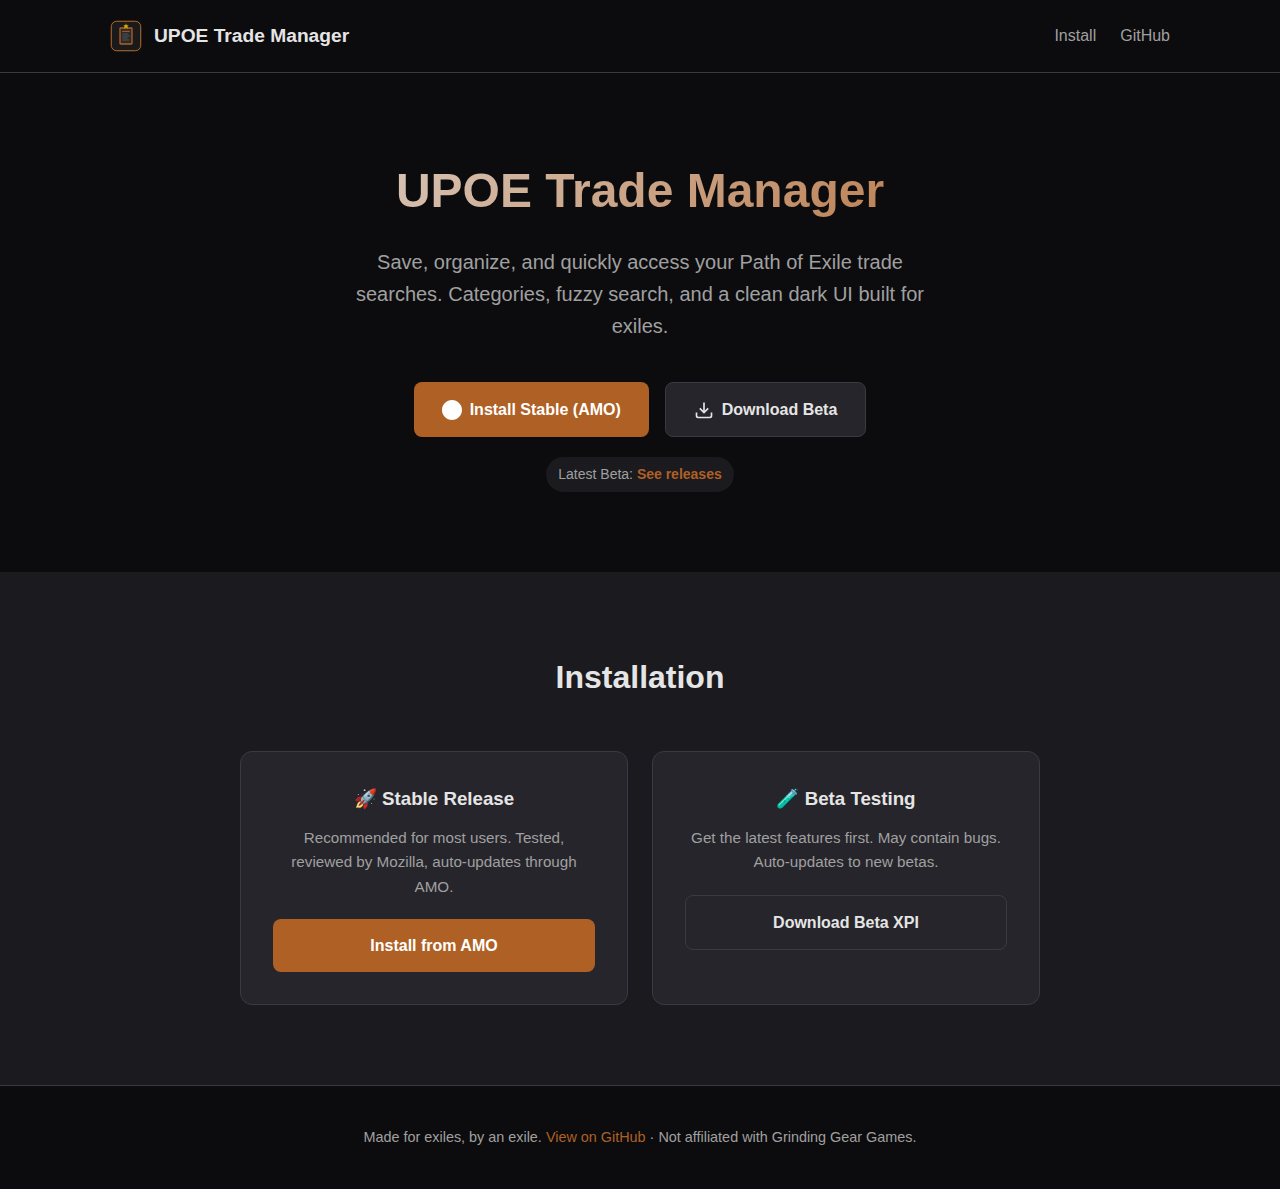
<file: docs/index.html>
<!DOCTYPE html>
<html lang="en">
<head>
    <meta charset="UTF-8">
    <meta name="viewport" content="width=device-width, initial-scale=1.0">
    <title>UPOE Trade Manager - Firefox Extension for Path of Exile</title>
    <meta name="description" content="Save, organize, and quickly access your Path of Exile trade searches with categories and fuzzy search enhancement.">
    <link rel="icon" href="favicon.svg" type="image/svg+xml">
    <style>
        :root {
            --bg-primary: #0c0c0e;
            --bg-secondary: #1a1a1f;
            --bg-card: #25252b;
            --accent: #af6025;
            --accent-hover: #c77b3f;
            --text-primary: #e5e5e5;
            --text-secondary: #a0a0a0;
            --border: #3a3a42;
        }

        * {
            margin: 0;
            padding: 0;
            box-sizing: border-box;
        }

        body {
            font-family: -apple-system, BlinkMacSystemFont, 'Segoe UI', Roboto, Oxygen, Ubuntu, sans-serif;
            background: var(--bg-primary);
            color: var(--text-primary);
            line-height: 1.6;
            min-height: 100vh;
        }

        .container {
            max-width: 1100px;
            margin: 0 auto;
            padding: 0 20px;
        }

        /* Header */
        header {
            padding: 20px 0;
            border-bottom: 1px solid var(--border);
        }

        nav {
            display: flex;
            justify-content: space-between;
            align-items: center;
        }

        .logo {
            display: flex;
            align-items: center;
            gap: 12px;
            text-decoration: none;
            color: var(--text-primary);
            font-weight: 600;
            font-size: 1.2rem;
        }

        .logo img {
            width: 32px;
            height: 32px;
        }

        .nav-links {
            display: flex;
            gap: 24px;
        }

        .nav-links a {
            color: var(--text-secondary);
            text-decoration: none;
            transition: color 0.2s;
        }

        .nav-links a:hover {
            color: var(--accent);
        }

        /* Hero */
        .hero {
            padding: 80px 0;
            text-align: center;
        }

        .hero h1 {
            font-size: 3rem;
            margin-bottom: 16px;
            background: linear-gradient(135deg, var(--text-primary), var(--accent));
            -webkit-background-clip: text;
            -webkit-text-fill-color: transparent;
            background-clip: text;
        }

        .hero p {
            font-size: 1.25rem;
            color: var(--text-secondary);
            max-width: 600px;
            margin: 0 auto 40px;
        }

        .cta-buttons {
            display: flex;
            gap: 16px;
            justify-content: center;
            flex-wrap: wrap;
        }

        .btn {
            display: inline-flex;
            align-items: center;
            gap: 8px;
            padding: 14px 28px;
            border-radius: 8px;
            text-decoration: none;
            font-weight: 600;
            transition: all 0.2s;
        }

        .btn-primary {
            background: var(--accent);
            color: white;
        }

        .btn-primary:hover {
            background: var(--accent-hover);
            transform: translateY(-2px);
        }

        .btn-secondary {
            background: var(--bg-card);
            color: var(--text-primary);
            border: 1px solid var(--border);
        }

        .btn-secondary:hover {
            background: var(--bg-secondary);
            border-color: var(--accent);
        }

        .version-badge {
            display: inline-block;
            margin-top: 20px;
            padding: 6px 12px;
            background: var(--bg-secondary);
            border-radius: 20px;
            font-size: 0.875rem;
            color: var(--text-secondary);
        }

        #version-number {
            color: var(--accent);
            font-weight: 600;
        }

        .beta-badge {
            background: #2d1810;
            border: 1px solid #8b4513;
            color: #ffa500;
            padding: 2px 8px;
            border-radius: 4px;
            font-size: 0.75rem;
            font-weight: 600;
            margin-left: 8px;
        }

        .beta-notice {
            background: linear-gradient(135deg, #1a1205 0%, #2d1810 100%);
            border: 1px solid #8b4513;
            border-radius: 8px;
            padding: 16px 24px;
            margin-top: 24px;
            max-width: 600px;
            margin-left: auto;
            margin-right: auto;
            text-align: left;
        }

        .beta-notice-title {
            color: #ffa500;
            font-weight: 600;
            margin-bottom: 8px;
            display: flex;
            align-items: center;
            gap: 8px;
        }

        .beta-notice p {
            color: var(--text-secondary);
            font-size: 0.9rem;
            margin: 0;
        }

        .beta-notice a {
            color: var(--accent);
        }

        /* Features */
        .features {
            padding: 80px 0;
        }

        .features h2 {
            text-align: center;
            font-size: 2rem;
            margin-bottom: 48px;
        }

        .feature-grid {
            display: grid;
            grid-template-columns: repeat(auto-fit, minmax(300px, 1fr));
            gap: 24px;
        }

        .feature-card {
            background: var(--bg-card);
            border: 1px solid var(--border);
            border-radius: 12px;
            padding: 28px;
            transition: border-color 0.2s;
        }

        .feature-card:hover {
            border-color: var(--accent);
        }

        .feature-icon {
            width: 48px;
            height: 48px;
            background: var(--bg-secondary);
            border-radius: 10px;
            display: flex;
            align-items: center;
            justify-content: center;
            margin-bottom: 16px;
            font-size: 24px;
        }

        .feature-card h3 {
            margin-bottom: 8px;
            font-size: 1.125rem;
        }

        .feature-card p {
            color: var(--text-secondary);
            font-size: 0.95rem;
        }

        /* Installation */
        .installation {
            padding: 80px 0;
            background: var(--bg-secondary);
        }

        .installation h2 {
            text-align: center;
            font-size: 2rem;
            margin-bottom: 48px;
        }

        .install-options {
            display: grid;
            grid-template-columns: repeat(auto-fit, minmax(280px, 1fr));
            gap: 24px;
            max-width: 800px;
            margin: 0 auto;
        }

        .install-card {
            background: var(--bg-card);
            border: 1px solid var(--border);
            border-radius: 12px;
            padding: 32px;
            text-align: center;
        }

        .install-card h3 {
            margin-bottom: 12px;
        }

        .install-card p {
            color: var(--text-secondary);
            margin-bottom: 20px;
            font-size: 0.95rem;
        }

        .install-card .btn {
            width: 100%;
            justify-content: center;
        }

        /* Footer */
        footer {
            padding: 40px 0;
            border-top: 1px solid var(--border);
            text-align: center;
            color: var(--text-secondary);
            font-size: 0.9rem;
        }

        footer a {
            color: var(--accent);
            text-decoration: none;
        }

        footer a:hover {
            text-decoration: underline;
        }

        /* Responsive */
        @media (max-width: 768px) {
            .hero h1 {
                font-size: 2rem;
            }

            .hero p {
                font-size: 1rem;
            }

            .nav-links {
                display: none;
            }
        }
    </style>
</head>
<body>
    <header>
        <div class="container">
            <nav>
                <a href="/" class="logo">
                    <img src="icon.svg" alt="UPOE Trade Manager">
                    UPOE Trade Manager
                </a>
                <div class="nav-links">
                    <a href="#install">Install</a>
                    <a href="https://github.com/DeeKahy/UPOE-Trade">GitHub</a>
                </div>
            </nav>
        </div>
    </header>

    <main>
        <section class="hero">
            <div class="container">
                <h1>UPOE Trade Manager</h1>
                <p>Save, organize, and quickly access your Path of Exile trade searches. Categories, fuzzy search, and a clean dark UI built for exiles.</p>
                <div class="cta-buttons">
                    <a href="https://addons.mozilla.org/firefox/addon/upoe-trade-manager/" class="btn btn-primary">
                        <svg width="20" height="20" viewBox="0 0 24 24" fill="currentColor">
                            <path d="M12 0C5.373 0 0 5.373 0 12s5.373 12 12 12 12-5.373 12-12S18.627 0 12 0zm5.568 8.16c-.169.056-.338.113-.507.175a8.9 8.9 0 0 0-.507-1.312c.788-.45 1.35-.787 1.35-1.35 0-.338-.225-.563-.563-.563-.281 0-.619.169-1.012.394.169-.394.281-.788.281-1.181 0-1.013-.787-1.744-1.856-1.744-.787 0-1.463.394-1.912 1.013-.45-.619-1.125-1.013-1.913-1.013-.787 0-1.462.394-1.912 1.013-.45-.619-1.125-1.013-1.913-1.013-1.069 0-1.856.731-1.856 1.744 0 .393.112.787.281 1.181-.393-.225-.731-.394-1.012-.394-.338 0-.563.225-.563.563 0 .563.562.9 1.35 1.35a8.9 8.9 0 0 0-.506 1.312c-.17-.062-.338-.119-.507-.175C3.6 7.992 3 8.497 3 9.285c0 .563.394 1.069 1.069 1.35.169.057.337.113.506.17a9.246 9.246 0 0 0 0 2.39c-.169.056-.337.112-.506.169C3.394 13.646 3 14.152 3 14.715c0 .788.6 1.293 1.631 1.125.17-.056.338-.113.507-.175.112.45.281.9.506 1.313-.788.45-1.35.787-1.35 1.35 0 .337.225.562.563.562.281 0 .619-.169 1.012-.394-.169.394-.281.788-.281 1.182 0 1.012.787 1.743 1.856 1.743.788 0 1.463-.394 1.913-1.012.45.618 1.125 1.012 1.912 1.012.788 0 1.463-.394 1.913-1.012.45.618 1.125 1.012 1.912 1.012 1.069 0 1.856-.731 1.856-1.743 0-.394-.112-.788-.281-1.182.393.225.731.394 1.012.394.338 0 .563-.225.563-.562 0-.563-.562-.9-1.35-1.35.225-.413.394-.863.507-1.313.169.062.337.12.507.175 1.031.168 1.631-.337 1.631-1.125 0-.563-.394-1.069-1.069-1.35-.169-.057-.337-.113-.506-.17a9.246 9.246 0 0 0 0-2.39c.169-.056.337-.112.506-.169.675-.281 1.069-.787 1.069-1.35 0-.788-.6-1.293-1.631-1.125z"/>
                        </svg>
                        Install Stable (AMO)
                    </a>
                    <a href="#" id="download-btn" class="btn btn-secondary">
                        <svg width="20" height="20" viewBox="0 0 24 24" fill="none" stroke="currentColor" stroke-width="2">
                            <path d="M21 15v4a2 2 0 0 1-2 2H5a2 2 0 0 1-2-2v-4"/>
                            <polyline points="7 10 12 15 17 10"/>
                            <line x1="12" y1="15" x2="12" y2="3"/>
                        </svg>
                        Download Beta
                    </a>
                </div>
                <div class="version-badge">
                    Latest Beta: <span id="version-number">Loading...</span><span class="beta-badge" id="beta-tag" style="display: none;">BETA</span>
                </div>
                <div class="beta-notice" id="beta-notice" style="display: none;">
                    <div class="beta-notice-title">
                        🧪 Beta Testing
                    </div>
                    <p>
                        Beta versions may contain bugs. For a stable experience, 
                        <a href="https://addons.mozilla.org/firefox/addon/upoe-trade-manager/">install from Firefox Add-ons</a>.
                        Beta builds auto-update to new beta versions.
                    </p>
                </div>
            </div>
        </section>

        <section class="installation" id="install">
            <div class="container">
                <h2>Installation</h2>
                <div class="install-options">
                    <div class="install-card">
                        <h3>🚀 Stable Release</h3>
                        <p>Recommended for most users. Tested, reviewed by Mozilla, auto-updates through AMO.</p>
                        <a href="https://addons.mozilla.org/firefox/addon/upoe-trade-manager/" class="btn btn-primary">
                            Install from AMO
                        </a>
                    </div>
                    <div class="install-card">
                        <h3>🧪 Beta Testing</h3>
                        <p>Get the latest features first. May contain bugs. Auto-updates to new betas.</p>
                        <a href="#" id="github-download-btn" class="btn btn-secondary">
                            Download Beta XPI
                        </a>
                    </div>
                </div>
            </div>
        </section>
    </main>

    <footer>
        <div class="container">
            <p>
                Made for exiles, by an exile. 
                <a href="https://github.com/deekahy/UPOE-Trade">View on GitHub</a> · 
                Not affiliated with Grinding Gear Games.
            </p>
        </div>
    </footer>

    <script>
        // Fetch latest beta release from GitHub API
        async function fetchLatestBeta() {
            try {
                // Fetch all releases (not just latest, which excludes prereleases)
                const response = await fetch('https://api.github.com/repos/deekahy/UPOE-Trade/releases');
                if (!response.ok) throw new Error('No releases found');
                
                const releases = await response.json();
                
                // Find the latest prerelease (beta), or fall back to any release
                let betaRelease = releases.find(r => r.prerelease);
                let latestRelease = releases[0];
                
                // Use beta if available, otherwise latest
                const release = betaRelease || latestRelease;
                
                if (!release) {
                    throw new Error('No releases found');
                }
                
                const version = release.tag_name;
                const isBeta = release.prerelease || version.includes('-');
                const xpiAsset = release.assets.find(a => a.name.endsWith('.xpi'));
                
                // Update version display
                document.getElementById('version-number').textContent = version;
                
                // Show beta indicators if it's a beta
                if (isBeta) {
                    document.getElementById('beta-tag').style.display = 'inline';
                    document.getElementById('beta-notice').style.display = 'block';
                }
                
                // Update download buttons
                if (xpiAsset) {
                    document.getElementById('download-btn').href = xpiAsset.browser_download_url;
                    document.getElementById('github-download-btn').href = xpiAsset.browser_download_url;
                } else {
                    document.getElementById('download-btn').href = release.html_url;
                    document.getElementById('github-download-btn').href = release.html_url;
                }
            } catch (error) {
                console.log('Could not fetch release info:', error);
                const releasesUrl = 'https://github.com/deekahy/UPOE-Trade/releases';
                document.getElementById('version-number').textContent = 'See releases';
                document.getElementById('download-btn').href = releasesUrl;
                document.getElementById('github-download-btn').href = releasesUrl;
            }
        }

        fetchLatestBeta();
    </script>
</body>
</html>
</file>
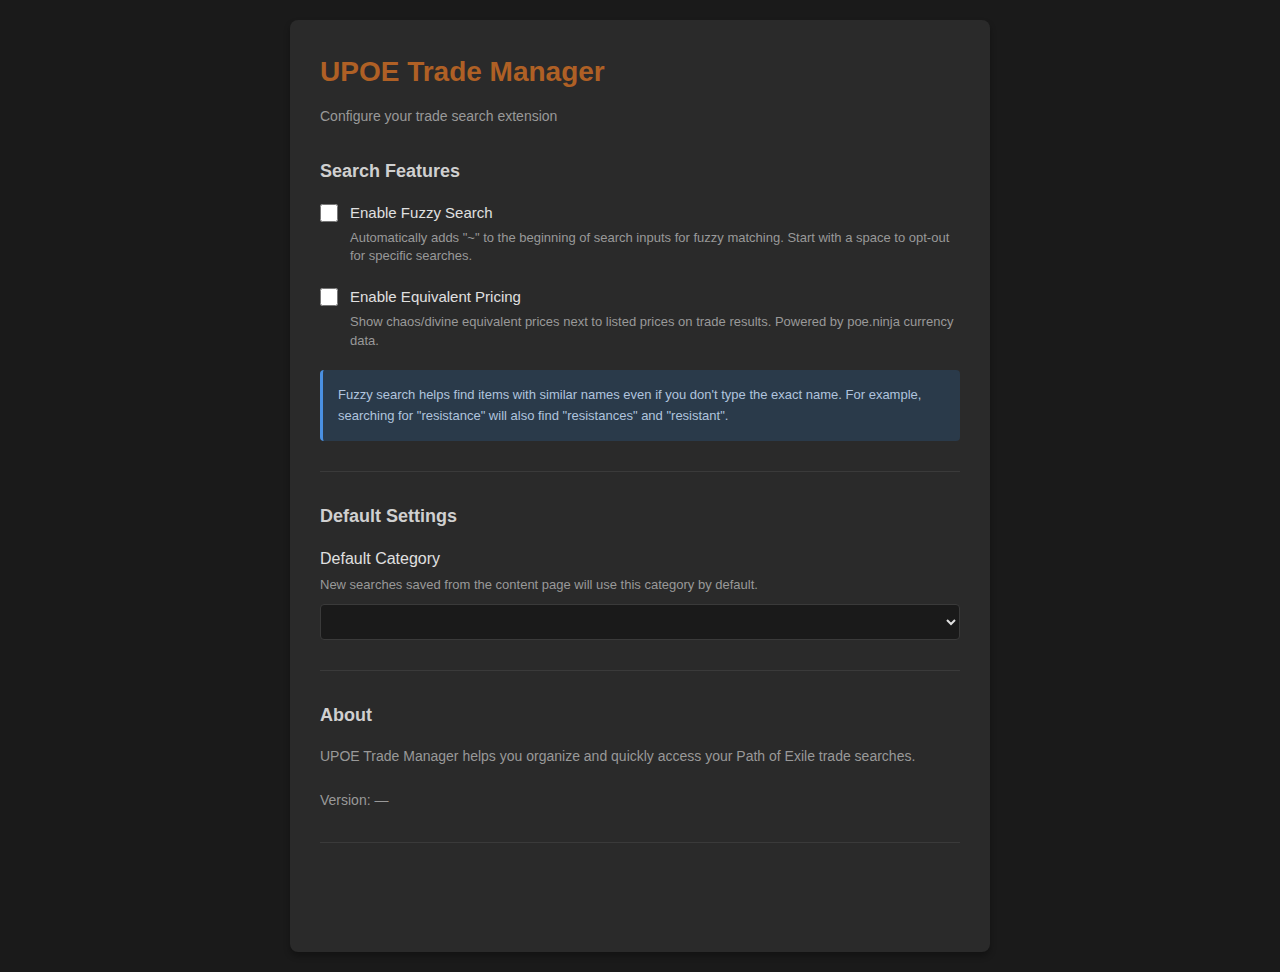
<file: options.html>
<!DOCTYPE html>
<html lang="en">
<head>
  <meta charset="UTF-8">
  <meta name="viewport" content="width=device-width, initial-scale=1.0">
  <title>UPOE Trade Manager - Options</title>
  <style>
    * {
      margin: 0;
      padding: 0;
      box-sizing: border-box;
    }

    body {
      font-family: -apple-system, BlinkMacSystemFont, 'Segoe UI', Roboto, Oxygen, Ubuntu, Cantarell, sans-serif;
      background: #1a1a1a;
      color: #e0e0e0;
      padding: 20px;
      line-height: 1.6;
    }

    .container {
      max-width: 700px;
      margin: 0 auto;
      background: #2a2a2a;
      padding: 30px;
      border-radius: 8px;
      box-shadow: 0 4px 6px rgba(0, 0, 0, 0.3);
    }

    h1 {
      color: #af6025;
      margin-bottom: 10px;
      font-size: 28px;
    }

    .subtitle {
      color: #999;
      margin-bottom: 30px;
      font-size: 14px;
    }

    .section {
      margin-bottom: 30px;
      padding-bottom: 30px;
      border-bottom: 1px solid #3a3a3a;
    }

    .section:last-child {
      border-bottom: none;
      margin-bottom: 0;
      padding-bottom: 0;
    }

    h2 {
      color: #d0d0d0;
      margin-bottom: 15px;
      font-size: 18px;
    }

    .setting {
      margin-bottom: 20px;
    }

    .setting:last-child {
      margin-bottom: 0;
    }

    label {
      display: flex;
      align-items: flex-start;
      cursor: pointer;
      font-size: 15px;
    }

    input[type="checkbox"] {
      margin-right: 12px;
      margin-top: 3px;
      width: 18px;
      height: 18px;
      cursor: pointer;
      accent-color: #af6025;
    }

    .setting-label {
      flex: 1;
    }

    .setting-title {
      font-weight: 500;
      color: #e0e0e0;
      margin-bottom: 4px;
    }

    .setting-description {
      font-size: 13px;
      color: #999;
      line-height: 1.4;
    }

    select {
      width: 100%;
      padding: 8px 12px;
      background: #1a1a1a;
      color: #e0e0e0;
      border: 1px solid #3a3a3a;
      border-radius: 4px;
      font-size: 14px;
      cursor: pointer;
    }

    select:focus {
      outline: none;
      border-color: #af6025;
    }

    .status {
      margin-top: 20px;
      padding: 12px;
      background: #2a5a2a;
      border-radius: 4px;
      color: #90ee90;
      text-align: center;
      opacity: 0;
      transition: opacity 0.3s;
    }

    .status.show {
      opacity: 1;
    }

    .info-box {
      background: #2a3a4a;
      padding: 15px;
      border-radius: 4px;
      border-left: 3px solid #4a90e2;
      margin-top: 15px;
    }

    .info-box p {
      font-size: 13px;
      color: #b0c4de;
      margin: 0;
    }

    .button {
      background: #af6025;
      color: white;
      border: none;
      padding: 10px 20px;
      border-radius: 4px;
      cursor: pointer;
      font-size: 14px;
      font-weight: 500;
      transition: background 0.2s;
    }

    .button:hover {
      background: #8f4d1f;
    }

    .button:active {
      transform: translateY(1px);
    }
  </style>
</head>
<body>
  <div class="container">
    <h1>UPOE Trade Manager</h1>
    <p class="subtitle">Configure your trade search extension</p>

    <div class="section">
      <h2>Search Features</h2>
      
      <div class="setting">
        <label>
          <input type="checkbox" id="fuzzySearchEnabled">
          <div class="setting-label">
            <div class="setting-title">Enable Fuzzy Search</div>
            <div class="setting-description">
              Automatically adds "~" to the beginning of search inputs for fuzzy matching.
              Start with a space to opt-out for specific searches.
            </div>
          </div>
        </label>
      </div>

      <div class="setting">
        <label>
          <input type="checkbox" id="equivalentPricingEnabled">
          <div class="setting-label">
            <div class="setting-title">Enable Equivalent Pricing</div>
            <div class="setting-description">
              Show chaos/divine equivalent prices next to listed prices on trade results.
              Powered by poe.ninja currency data.
            </div>
          </div>
        </label>
      </div>

      <div class="info-box">
        <p>
          Fuzzy search helps find items with similar names even if you don't type the exact name.
          For example, searching for "resistance" will also find "resistances" and "resistant".
        </p>
      </div>
    </div>

    <div class="section">
      <h2>Default Settings</h2>
      
      <div class="setting">
        <div class="setting-label">
          <div class="setting-title">Default Category</div>
          <div class="setting-description" style="margin-bottom: 10px;">
            New searches saved from the content page will use this category by default.
          </div>
          <select id="defaultCategory">
            <!-- Populated dynamically -->
          </select>
        </div>
      </div>
    </div>

    <div class="section">
      <h2>About</h2>
      <p style="color: #999; font-size: 14px;">
        UPOE Trade Manager helps you organize and quickly access your Path of Exile trade searches.
        <br><br>
        Version: <span id="extensionVersion">—</span>
      </p>
    </div>

    <div id="status" class="status">Settings saved!</div>
  </div>

  <script src="storage.js"></script>
  <script src="options.js"></script>
</body>
</html>
</file>
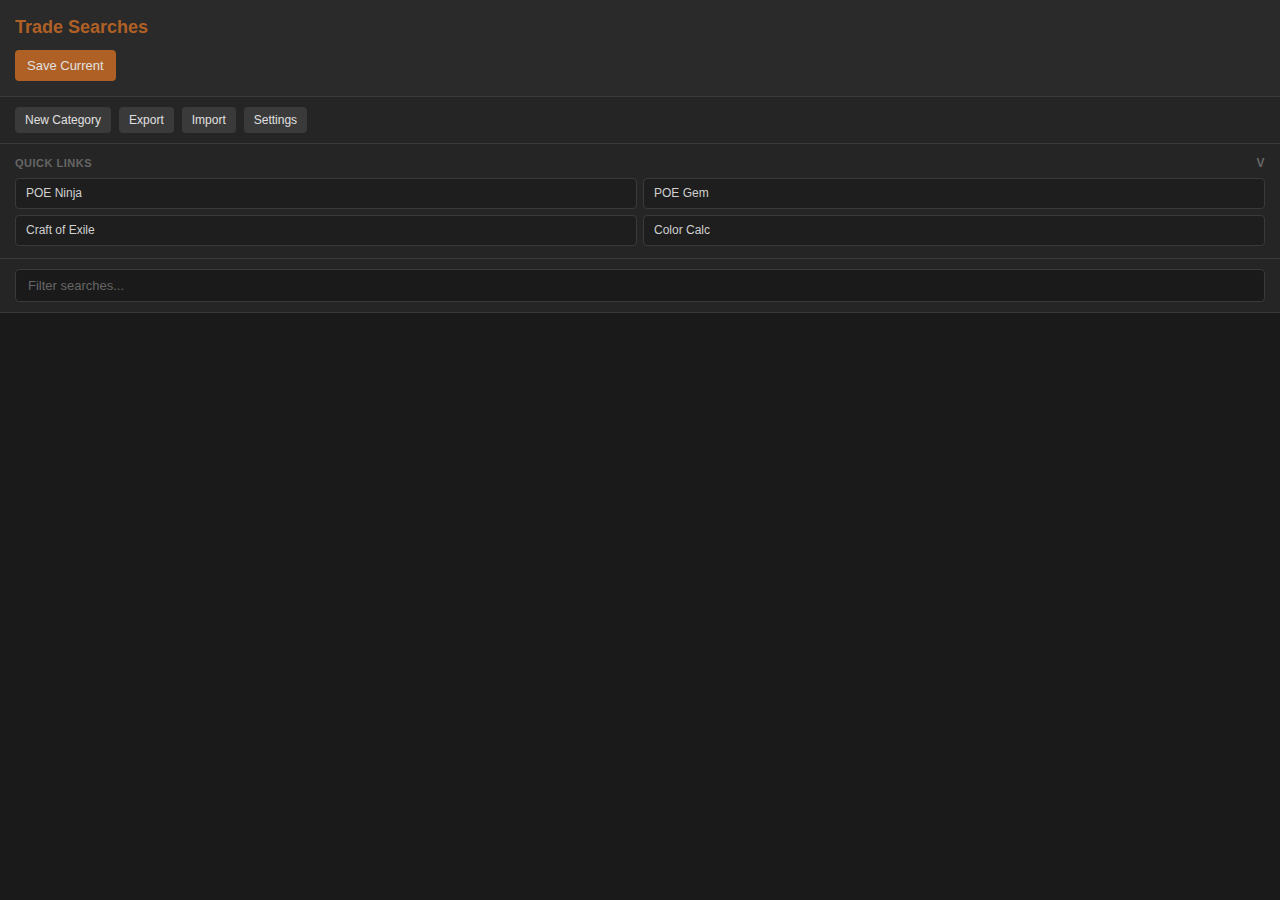
<file: sidebar.html>
<!DOCTYPE html>
<html lang="en">
<head>
  <meta charset="UTF-8">
  <meta name="viewport" content="width=device-width, initial-scale=1.0">
  <title>POE Trade Searches</title>
  <link rel="stylesheet" href="styles/sidebar.css">
</head>
<body>
  <div class="container">
    <header>
      <h1>Trade Searches</h1>
      <button id="saveCurrentBtn" class="btn btn-primary" title="Save current trade search">
        Save Current
      </button>
    </header>

    <div class="toolbar">
      <button id="newCategoryBtn" class="btn btn-small">
        New Category
      </button>
      <button id="exportBtn" class="btn btn-small">
        Export
      </button>
      <button id="importBtn" class="btn btn-small">
        Import
      </button>
      <button id="settingsBtn" class="btn btn-small" title="Open settings">
        Settings
      </button>
    </div>

    <div class="quick-links" id="quickLinks">
      <button id="quickLinksToggle" class="quick-links-header" type="button" aria-expanded="true">
        <span>Quick Links</span>
        <span class="quick-links-arrow">v</span>
      </button>
      <div class="quick-links-grid" id="quickLinksGrid">
        <a href="https://poe.ninja" target="_blank" class="quick-link" title="POE Ninja - Economy & Prices">
          <span class="link-text">POE Ninja</span>
        </a>
        <a href="https://poegem.smallapp.cc" target="_blank" class="quick-link" title="POE Gem - Skill Gem Info">
          <span class="link-text">POE Gem</span>
        </a>
        <a href="https://www.craftofexile.com" target="_blank" class="quick-link" title="Craft of Exile - Crafting Simulator">
          <span class="link-text">Craft of Exile</span>
        </a>
        <a href="https://siveran.github.io/calc.html" target="_blank" class="quick-link" title="Build Calculator">
          <span class="link-text">Color Calc</span>
        </a>
      </div>
    </div>

    <div id="searchBar" class="search-bar">
      <input type="text" id="filterInput" placeholder="Filter searches...">
    </div>

    <div id="categoriesContainer" class="categories-container">
      <!-- Categories and searches will be rendered here -->
    </div>

    <div id="emptyState" class="empty-state" style="display: none;">
      <p>No saved searches yet</p>
      <p class="hint">Visit pathofexile.com/trade and click "Save Current" to add your first search</p>
    </div>
  </div>

  <!-- Modal for saving search -->
  <div id="saveModal" class="modal" style="display: none;">
    <div class="modal-content">
      <h2>Save Trade Search</h2>
      <form id="saveForm">
        <div class="form-group">
          <label for="searchName">Search Name</label>
          <input type="text" id="searchName" required placeholder="e.g., Life/Res Rings">
        </div>
        <div class="form-group">
          <label for="searchCategory">Category</label>
          <select id="searchCategory" required>
            <!-- Populated dynamically -->
          </select>
        </div>
        <div class="form-actions">
          <button type="button" id="cancelSaveBtn" class="btn">Cancel</button>
          <button type="submit" class="btn btn-primary">Save</button>
        </div>
      </form>
    </div>
  </div>

  <!-- Modal for new category -->
  <div id="categoryModal" class="modal" style="display: none;">
    <div class="modal-content">
      <h2>New Category</h2>
      <form id="categoryForm">
        <div class="form-group">
          <label for="categoryName">Category Name</label>
          <input type="text" id="categoryName" required placeholder="e.g., Current Build">
        </div>
        <div class="form-actions">
          <button type="button" id="cancelCategoryBtn" class="btn">Cancel</button>
          <button type="submit" class="btn btn-primary">Create</button>
        </div>
      </form>
    </div>
  </div>

  <!-- Modal for editing -->
  <div id="editModal" class="modal" style="display: none;">
    <div class="modal-content">
      <h2>Edit Search</h2>
      <form id="editForm">
        <input type="hidden" id="editSearchId">
        <div class="form-group">
          <label for="editSearchName">Search Name</label>
          <input type="text" id="editSearchName" required>
        </div>
        <div class="form-group">
          <label for="editSearchCategory">Category</label>
          <select id="editSearchCategory" required>
            <!-- Populated dynamically -->
          </select>
        </div>
        <div class="form-actions">
          <button type="button" id="cancelEditBtn" class="btn">Cancel</button>
          <button type="submit" class="btn btn-primary">Save</button>
        </div>
      </form>
    </div>
  </div>

  <!-- Modal for confirmation -->
  <div id="confirmModal" class="modal" style="display: none;">
    <div class="modal-content">
      <h2 id="confirmTitle">Confirm</h2>
      <p id="confirmMessage"></p>
      <div class="form-actions">
        <button type="button" id="cancelConfirmBtn" class="btn">Cancel</button>
        <button type="button" id="okConfirmBtn" class="btn btn-primary">Delete</button>
      </div>
    </div>
  </div>

  <script src="storage.js"></script>
  <script src="sidebar.js"></script>
</body>
</html>
</file>
<file: styles/sidebar.css>
/* Sidebar styles */
* {
  margin: 0;
  padding: 0;
  box-sizing: border-box;
}

body {
  font-family: -apple-system, BlinkMacSystemFont, 'Segoe UI', Roboto, Oxygen, Ubuntu, Cantarell, sans-serif;
  background: #1a1a1a;
  color: #e0e0e0;
  font-size: 14px;
  line-height: 1.4;
  overflow-x: hidden;
}

.container {
  display: flex;
  flex-direction: column;
  height: 100vh;
  padding: 0;
}

/* Header */
header {
  padding: 15px;
  background: #2a2a2a;
  border-bottom: 1px solid #3a3a3a;
  box-shadow: 0 2px 4px rgba(0, 0, 0, 0.2);
}

header h1 {
  color: #af6025;
  font-size: 18px;
  margin-bottom: 10px;
  font-weight: 600;
}

/* Buttons */
.btn {
  background: #3a3a3a;
  color: #e0e0e0;
  border: none;
  padding: 8px 12px;
  border-radius: 4px;
  cursor: pointer;
  font-size: 13px;
  transition: background 0.2s;
  display: inline-flex;
  align-items: center;
  gap: 6px;
  font-family: inherit;
}

.btn:hover:not(:disabled) {
  background: #4a4a4a;
}

.btn:active:not(:disabled) {
  transform: translateY(1px);
}

.btn:disabled {
  opacity: 0.5;
  cursor: not-allowed;
}

.btn-primary {
  background: #af6025;
  font-weight: 500;
}

.btn-primary:hover:not(:disabled) {
  background: #8f4d1f;
}

.btn-small {
  padding: 6px 10px;
  font-size: 12px;
}

.icon {
  font-size: 14px;
}

/* Toolbar */
.toolbar {
  padding: 10px 15px;
  background: #252525;
  border-bottom: 1px solid #3a3a3a;
  display: flex;
  gap: 8px;
  flex-wrap: wrap;
}

/* Quick Links */
.quick-links {
  padding: 12px 15px;
  background: #252525;
  border-bottom: 1px solid #3a3a3a;
}

.quick-links-header {
  width: 100%;
  display: flex;
  align-items: center;
  justify-content: space-between;
  background: none;
  border: none;
  padding: 0;
  margin-bottom: 8px;
  font-size: 11px;
  text-transform: uppercase;
  color: #666;
  font-weight: 600;
  letter-spacing: 0.5px;
  cursor: pointer;
}

.quick-links-header:hover {
  color: #af6025;
}

.quick-links-arrow {
  font-size: 12px;
  transition: transform 0.2s ease;
}

.quick-links.collapsed .quick-links-arrow {
  transform: rotate(-90deg);
}

.quick-links.collapsed .quick-links-grid {
  display: none;
}

.quick-links-grid {
  display: grid;
  grid-template-columns: 1fr 1fr;
  gap: 6px;
}

.quick-link {
  display: flex;
  align-items: center;
  gap: 6px;
  padding: 6px 10px;
  background: #1e1e1e;
  border: 1px solid #3a3a3a;
  border-radius: 4px;
  text-decoration: none;
  color: #d0d0d0;
  font-size: 12px;
  font-weight: 500;
  transition: all 0.2s;
  cursor: pointer;
}

.quick-link:hover {
  background: #2a2a2a;
  border-color: #af6025;
  color: #e0e0e0;
  transform: translateY(-1px);
}

.quick-link:active {
  transform: translateY(0);
}

.link-icon {
  font-size: 14px;
  line-height: 1;
}

.link-text {
  white-space: nowrap;
  overflow: hidden;
  text-overflow: ellipsis;
}

/* Search bar */
.search-bar {
  padding: 10px 15px;
  background: #252525;
  border-bottom: 1px solid #3a3a3a;
}

.search-bar input {
  width: 100%;
  padding: 8px 12px;
  background: #1a1a1a;
  border: 1px solid #3a3a3a;
  border-radius: 4px;
  color: #e0e0e0;
  font-size: 13px;
  font-family: inherit;
}

.search-bar input:focus {
  outline: none;
  border-color: #af6025;
}

.search-bar input::placeholder {
  color: #666;
}

/* Categories container */
.categories-container {
  flex: 1;
  overflow-y: auto;
  padding: 10px 0;
}

.categories-container::-webkit-scrollbar {
  width: 8px;
}

.categories-container::-webkit-scrollbar-track {
  background: #1a1a1a;
}

.categories-container::-webkit-scrollbar-thumb {
  background: #3a3a3a;
  border-radius: 4px;
}

.categories-container::-webkit-scrollbar-thumb:hover {
  background: #4a4a4a;
}

/* Category */
.category {
  margin-bottom: 5px;
}

.category-header {
  display: flex;
  align-items: center;
  padding: 8px 15px;
  background: #252525;
  cursor: pointer;
  user-select: none;
  gap: 8px;
  border-bottom: 1px solid #2a2a2a;
}

.category-header:hover {
  background: #2a2a2a;
}

.category-toggle {
  background: none;
  border: none;
  color: #999;
  cursor: pointer;
  padding: 0;
  width: 20px;
  display: flex;
  align-items: center;
  justify-content: center;
  font-size: 12px;
}

.category-name {
  flex: 1;
  font-weight: 500;
  color: #d0d0d0;
  font-size: 13px;
}

.category-count {
  color: #666;
  font-size: 12px;
}

.category-delete {
  background: none;
  border: none;
  color: #666;
  cursor: pointer;
  padding: 0 4px;
  font-size: 18px;
  line-height: 1;
  transition: color 0.2s;
}

.category-delete:hover {
  color: #c44;
}

.category-searches {
  background: #1e1e1e;
}

/* Search item */
.search-item {
  display: flex;
  align-items: center;
  padding: 10px 15px 10px 45px;
  border-bottom: 1px solid #252525;
  transition: background 0.2s;
  gap: 10px;
}

.search-item:hover {
  background: #252525;
}

.search-link {
  flex: 1;
  text-decoration: none;
  color: inherit;
  cursor: pointer;
  min-width: 0;
}

.search-name {
  color: #e0e0e0;
  font-size: 13px;
  font-weight: 500;
  overflow: hidden;
  text-overflow: ellipsis;
  white-space: nowrap;
  margin-bottom: 3px;
}

.search-date {
  color: #666;
  font-size: 11px;
}

.search-actions {
  display: flex;
  gap: 4px;
  opacity: 0;
  transition: opacity 0.2s;
}

.search-item:hover .search-actions {
  opacity: 1;
}

.btn-icon {
  background: none;
  border: none;
  cursor: pointer;
  padding: 4px;
  font-size: 14px;
  border-radius: 3px;
  transition: background 0.2s;
}

.btn-icon:hover {
  background: #3a3a3a;
}

/* Empty state */
.empty-state {
  text-align: center;
  padding: 40px 20px;
  color: #666;
}

.empty-state p {
  margin-bottom: 10px;
}

.empty-state .hint {
  font-size: 12px;
  color: #555;
  line-height: 1.5;
}

/* Modal */
.modal {
  position: fixed;
  top: 0;
  left: 0;
  right: 0;
  bottom: 0;
  background: rgba(0, 0, 0, 0.7);
  display: flex;
  align-items: center;
  justify-content: center;
  z-index: 1000;
  padding: 20px;
}

.modal-content {
  background: #2a2a2a;
  padding: 25px;
  border-radius: 6px;
  width: 100%;
  max-width: 400px;
  box-shadow: 0 4px 12px rgba(0, 0, 0, 0.5);
}

.modal-content h2 {
  color: #af6025;
  margin-bottom: 20px;
  font-size: 18px;
}

.form-group {
  margin-bottom: 18px;
}

.form-group label {
  display: block;
  margin-bottom: 6px;
  color: #d0d0d0;
  font-size: 13px;
  font-weight: 500;
}

.form-group input,
.form-group select {
  width: 100%;
  padding: 8px 12px;
  background: #1a1a1a;
  border: 1px solid #3a3a3a;
  border-radius: 4px;
  color: #e0e0e0;
  font-size: 14px;
  font-family: inherit;
}

.form-group input:focus,
.form-group select:focus {
  outline: none;
  border-color: #af6025;
}

.form-actions {
  display: flex;
  gap: 10px;
  justify-content: flex-end;
  margin-top: 20px;
}
</file>
